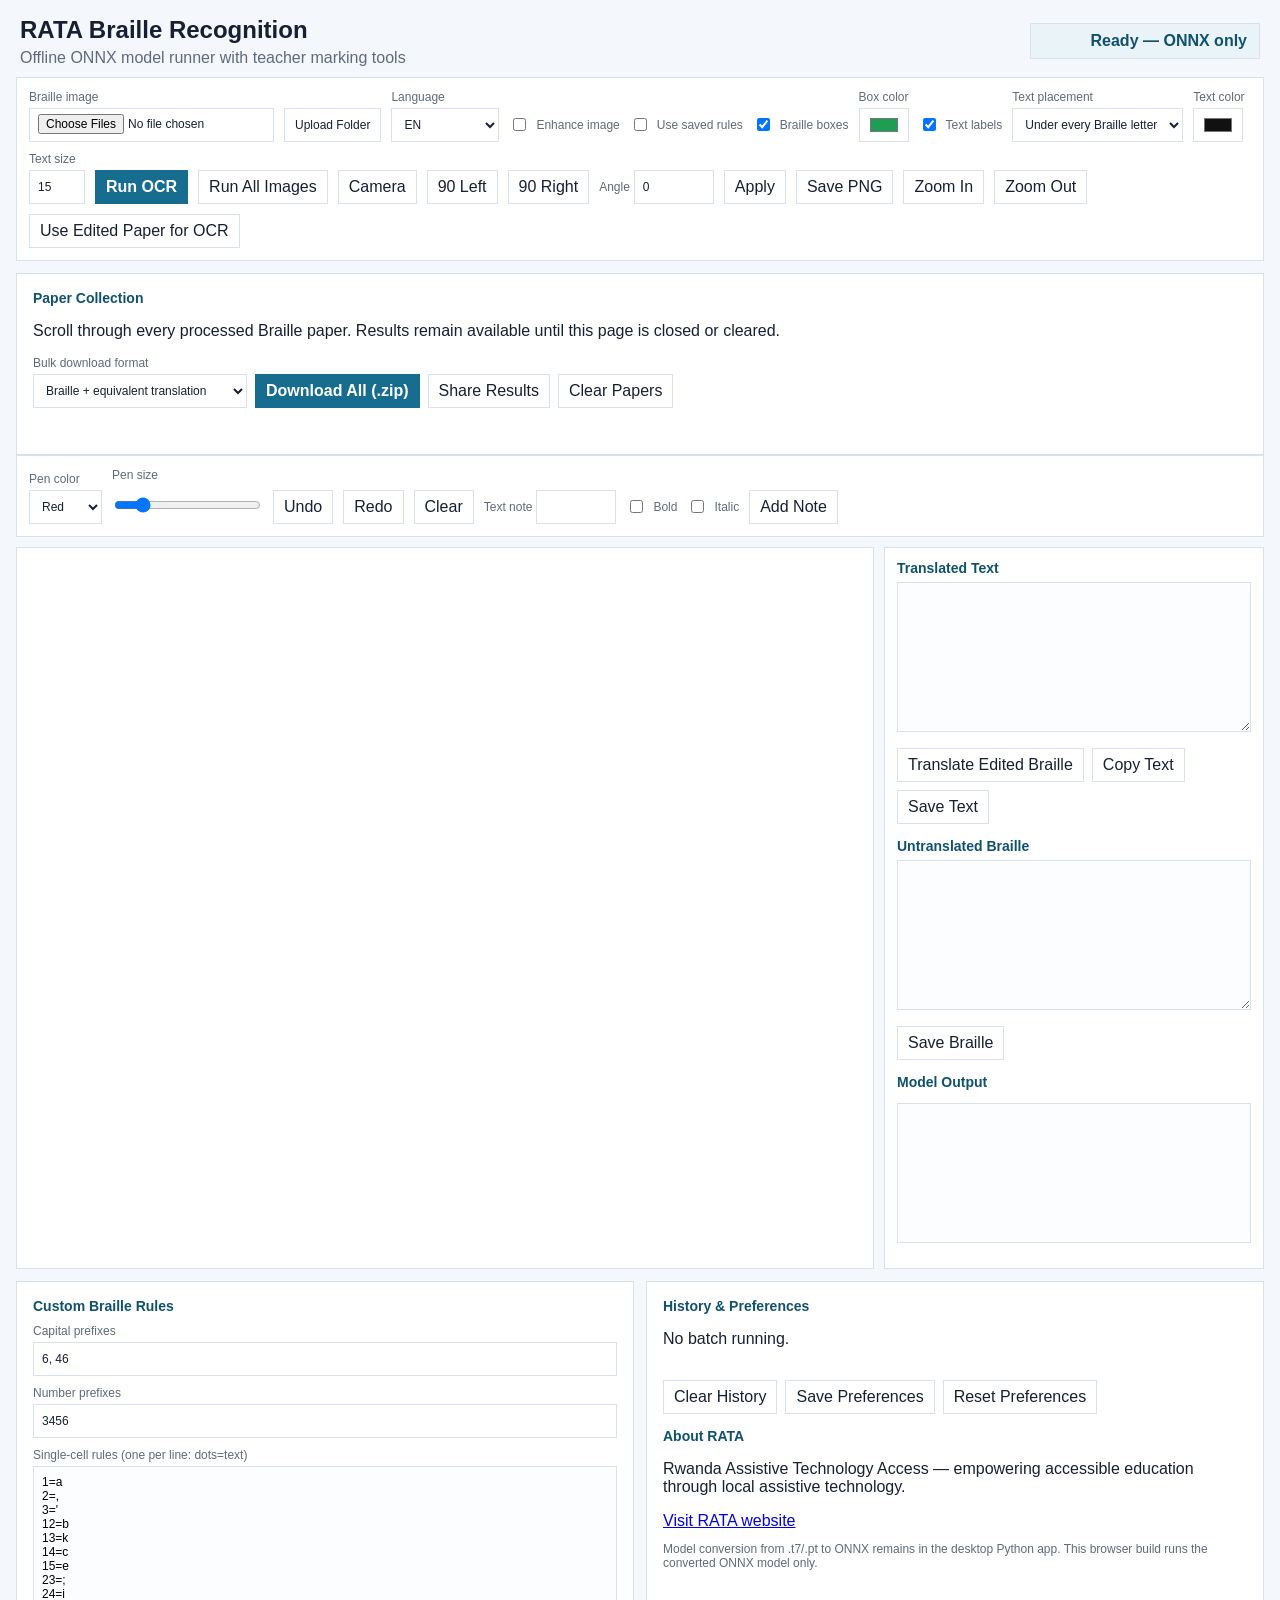
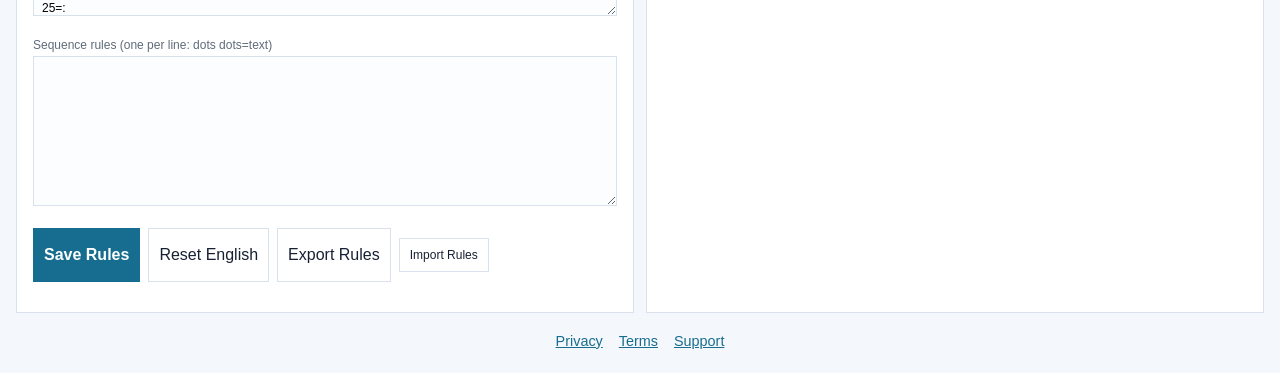
<file: index.html>
<!doctype html>
<html lang="en">
<head>
  <meta charset="utf-8">
  <meta name="viewport" content="width=device-width, initial-scale=1">
  <title>RATA Braille Recognition</title>
  <meta name="theme-color" content="#176d8f">
  <link rel="manifest" href="manifest.webmanifest">
  <link rel="stylesheet" href="styles.css">
  <script src="ort.min.js"></script>
</head>
<body>
  <header class="topbar">
    <div>
      <h1>RATA Braille Recognition</h1>
      <p>Offline ONNX model runner with teacher marking tools</p>
    </div>
    <div class="status" id="runtimeStatus">Ready — ONNX only</div>
  </header>

  <main class="workspace">
    <section class="controls" aria-label="Recognition controls">
      <label class="file-picker">
        <span>Braille image</span>
        <input id="fileInput" type="file" accept="image/*" multiple>
      </label>
      <label class="button-label">Upload Folder
        <input id="folderInput" type="file" accept="image/*" webkitdirectory directory multiple>
      </label>

      <label>
        <span>Language</span>
        <select id="languageSelect">
          <option>EN</option>
          <option>EN2</option>
          <option>Kinyarwanda</option>
          <option>French</option>
          <option>Chinese</option>
          <option>Spanish</option>
          <option>Portuguese</option>
          <option>Swahili</option>
          <option>Arabic</option>
          <option>RU</option>
          <option>DE</option>
          <option>GR</option>
          <option>LV</option>
          <option>PL</option>
          <option>UZ</option>
          <option>UZL</option>
        </select>
      </label>

      <label class="check"><input id="enhanceImage" type="checkbox"> Enhance image</label>
      <label class="check"><input id="useSavedRules" type="checkbox"> Use saved rules</label>
      <label class="check"><input id="showBoxes" type="checkbox" checked> Braille boxes</label>
      <label><span>Box color</span><input id="boxColor" type="color" value="#1f9d55"></label>
      <label class="check"><input id="showLabels" type="checkbox" checked> Text labels</label>
      <label><span>Text placement</span>
        <select id="labelPlacement">
          <option value="letter" selected>Under every Braille letter</option>
          <option value="line">Beginning of each line</option>
          <option value="word">Beginning of each word</option>
        </select>
      </label>
      <label><span>Text color</span><input id="labelColor" type="color" value="#111111"></label>
      <label><span>Text size</span><input id="labelSize" type="number" min="8" max="72" value="15"></label>
      <button id="runButton" class="primary" type="button">Run OCR</button>
      <button id="runBatch" type="button">Run All Images</button>
      <button id="openCamera" type="button">Camera</button>
      <button id="rotateLeft" type="button">90 Left</button>
      <button id="rotateRight" type="button">90 Right</button>
      <label class="inline">
        <span>Angle</span>
        <input id="angleInput" type="number" min="0" max="360" value="0">
      </label>
      <button id="rotateAngle" type="button">Apply</button>
      <button id="saveImage" type="button">Save PNG</button>
      <button id="zoomIn" type="button">Zoom In</button>
      <button id="zoomOut" type="button">Zoom Out</button>
      <button id="useEditedPaper" type="button">Use Edited Paper for OCR</button>
    </section>

    <section class="collection-panel">
      <div>
        <h2>Paper Collection</h2>
        <p>Scroll through every processed Braille paper. Results remain available until this page is closed or cleared.</p>
      </div>
      <div class="collection-actions">
        <label><span>Bulk download format</span>
          <select id="downloadFormat">
            <option value="combined">Braille + equivalent translation</option>
            <option value="text">Translated text only</option>
            <option value="all">Images + Braille + translated text</option>
          </select>
        </label>
        <button id="downloadAll" class="primary" type="button">Download All (.zip)</button>
        <button id="shareResults" type="button">Share Results</button>
        <button id="clearCollection" type="button">Clear Papers</button>
      </div>
      <div id="paperGallery" class="paper-gallery" aria-live="polite"></div>
    </section>

    <section class="marking" aria-label="Teacher marking tools">
      <label>
        <span>Pen color</span>
        <select id="penColor">
          <option value="#d7263d">Red</option>
          <option value="#176d8f">Blue</option>
          <option value="#f2c94c">Yellow</option>
          <option value="#111111">Black</option>
          <option value="#1f9d55">Green</option>
          <option value="#7c3aed">Purple</option>
        </select>
      </label>
      <label>
        <span>Pen size</span>
        <input id="penSize" type="range" min="1" max="48" value="6">
      </label>
      <button id="undoMark" type="button">Undo</button>
      <button id="redoMark" type="button">Redo</button>
      <button id="clearMarks" type="button">Clear</button>
      <label class="inline"><span>Text note</span><input id="noteText" type="text"></label>
      <label class="check"><input id="noteBold" type="checkbox"> Bold</label>
      <label class="check"><input id="noteItalic" type="checkbox"> Italic</label>
      <button id="addNote" type="button">Add Note</button>
    </section>

    <section class="main-grid">
      <div class="canvas-panel">
        <canvas id="paperCanvas" width="960" height="680" aria-label="Braille paper preview"></canvas>
      </div>
      <aside class="results">
        <h2>Translated Text</h2>
        <textarea id="translatedText" spellcheck="false"></textarea>
        <div class="result-actions">
          <button id="translateEdited" type="button">Translate Edited Braille</button>
          <button id="copyText" type="button">Copy Text</button>
          <button id="saveText" type="button">Save Text</button>
        </div>
        <h2>Untranslated Braille</h2>
        <textarea id="brailleText" spellcheck="false"></textarea>
        <div class="result-actions"><button id="saveBraille" type="button">Save Braille</button></div>
        <h2>Model Output</h2>
        <pre id="modelInfo"></pre>
      </aside>
    </section>

    <section class="feature-grid">
      <article class="feature-card">
        <h2>Custom Braille Rules</h2>
        <label><span>Capital prefixes</span><input id="capitalPrefixes" value="6, 46"></label>
        <label><span>Number prefixes</span><input id="numberPrefixes" value="3456"></label>
        <label><span>Single-cell rules (one per line: dots=text)</span><textarea id="singleRules"></textarea></label>
        <label><span>Sequence rules (one per line: dots dots=text)</span><textarea id="sequenceRules"></textarea></label>
        <div class="result-actions">
          <button id="saveRules" class="primary" type="button">Save Rules</button>
          <button id="resetRules" type="button">Reset English</button>
          <button id="exportRules" type="button">Export Rules</button>
          <label class="button-label">Import Rules<input id="importRules" type="file" accept=".json,application/json"></label>
        </div>
      </article>
      <article class="feature-card">
        <h2>History & Preferences</h2>
        <p id="batchStatus">No batch running.</p>
        <ol id="historyList"></ol>
        <div class="result-actions">
          <button id="clearHistory" type="button">Clear History</button>
          <button id="savePreferences" type="button">Save Preferences</button>
          <button id="resetPreferences" type="button">Reset Preferences</button>
        </div>
        <h2>About RATA</h2>
        <p>Rwanda Assistive Technology Access — empowering accessible education through local assistive technology.</p>
        <a href="https://www.rata.rw/" target="_blank" rel="noopener">Visit RATA website</a>
        <p class="small">Model conversion from .t7/.pt to ONNX remains in the desktop Python app. This browser build runs the converted ONNX model only.</p>
      </article>
    </section>

    <dialog id="cameraDialog">
      <h2>Camera Capture</h2>
      <video id="cameraVideo" autoplay playsinline></video>
      <div class="result-actions">
        <button id="captureCamera" class="primary" type="button">Capture</button>
        <button id="captureAndRun" type="button">Capture & Run OCR</button>
        <button id="closeCamera" type="button">Close</button>
      </div>
      <p>Keep the paper flat, fill the frame, avoid shadows, and hold the camera steady.</p>
    </dialog>

    <footer class="site-footer">
      <a href="privacy.html">Privacy</a>
      <a href="terms.html">Terms</a>
      <a href="support.html">Support</a>
    </footer>
  </main>

  <script src="app.js"></script>
</body>
</html>
</file>
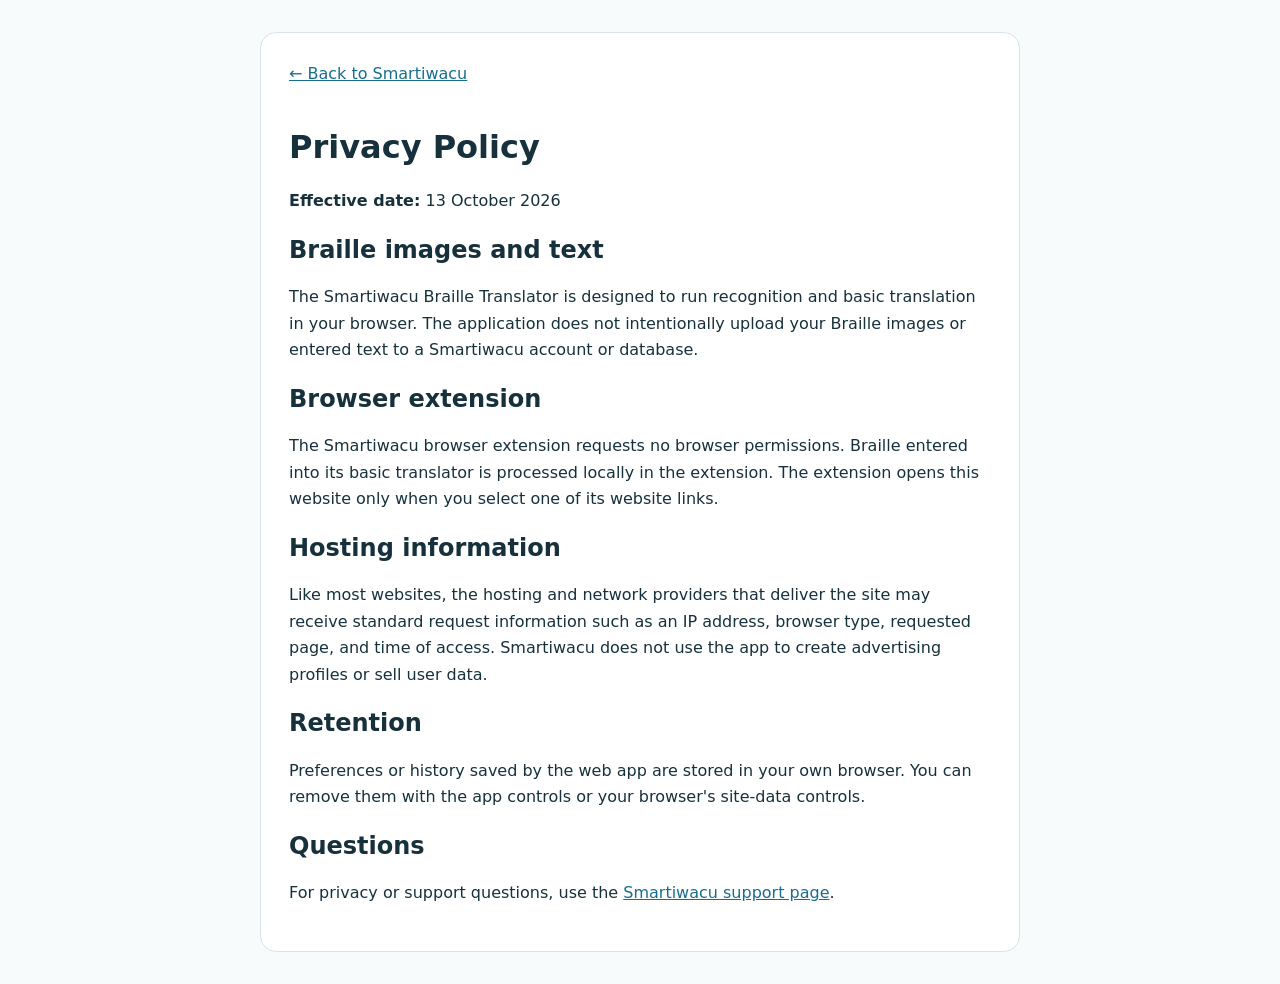
<file: privacy.html>
<!doctype html>
<html lang="en">
<head>
  <meta charset="utf-8">
  <meta name="viewport" content="width=device-width, initial-scale=1">
  <title>Privacy Policy — Smartiwacu Braille Translator</title>
  <style>
    body{max-width:760px;margin:0 auto;padding:32px 20px;font:16px/1.65 system-ui,sans-serif;color:#17313c;background:#f7fbfc}main{background:white;padding:28px;border:1px solid #d4e4ea;border-radius:16px}h1,h2{line-height:1.25}a{color:#176d8f}.back{display:inline-block;margin-bottom:18px}
  </style>
</head>
<body>
  <main>
    <a class="back" href="./">← Back to Smartiwacu</a>
    <h1>Privacy Policy</h1>
    <p><strong>Effective date:</strong> 13 October 2026</p>
    <h2>Braille images and text</h2>
    <p>The Smartiwacu Braille Translator is designed to run recognition and basic translation in your browser. The application does not intentionally upload your Braille images or entered text to a Smartiwacu account or database.</p>
    <h2>Browser extension</h2>
    <p>The Smartiwacu browser extension requests no browser permissions. Braille entered into its basic translator is processed locally in the extension. The extension opens this website only when you select one of its website links.</p>
    <h2>Hosting information</h2>
    <p>Like most websites, the hosting and network providers that deliver the site may receive standard request information such as an IP address, browser type, requested page, and time of access. Smartiwacu does not use the app to create advertising profiles or sell user data.</p>
    <h2>Retention</h2>
    <p>Preferences or history saved by the web app are stored in your own browser. You can remove them with the app controls or your browser's site-data controls.</p>
    <h2>Questions</h2>
    <p>For privacy or support questions, use the <a href="support.html">Smartiwacu support page</a>.</p>
  </main>
</body>
</html>
</file>
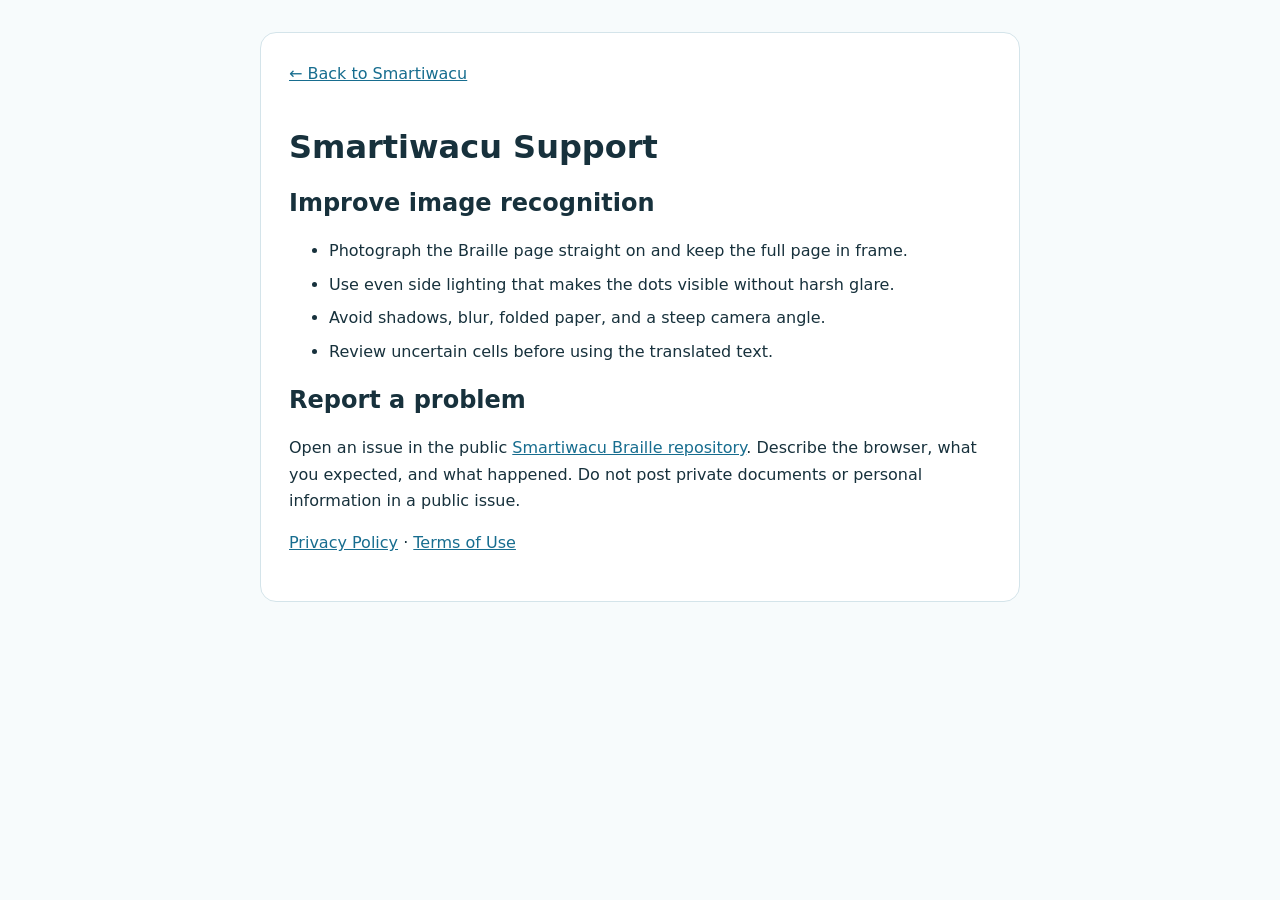
<file: support.html>
<!doctype html>
<html lang="en">
<head>
  <meta charset="utf-8">
  <meta name="viewport" content="width=device-width, initial-scale=1">
  <title>Support — Smartiwacu Braille Translator</title>
  <style>
    body{max-width:760px;margin:0 auto;padding:32px 20px;font:16px/1.65 system-ui,sans-serif;color:#17313c;background:#f7fbfc}main{background:white;padding:28px;border:1px solid #d4e4ea;border-radius:16px}h1,h2{line-height:1.25}a{color:#176d8f}.back{display:inline-block;margin-bottom:18px}li{margin:.45rem 0}
  </style>
</head>
<body>
  <main>
    <a class="back" href="./">← Back to Smartiwacu</a>
    <h1>Smartiwacu Support</h1>
    <h2>Improve image recognition</h2>
    <ul>
      <li>Photograph the Braille page straight on and keep the full page in frame.</li>
      <li>Use even side lighting that makes the dots visible without harsh glare.</li>
      <li>Avoid shadows, blur, folded paper, and a steep camera angle.</li>
      <li>Review uncertain cells before using the translated text.</li>
    </ul>
    <h2>Report a problem</h2>
    <p>Open an issue in the public <a href="https://github.com/visionguardai/smartiwacu-braille/issues" target="_blank" rel="noopener">Smartiwacu Braille repository</a>. Describe the browser, what you expected, and what happened. Do not post private documents or personal information in a public issue.</p>
    <p><a href="privacy.html">Privacy Policy</a> · <a href="terms.html">Terms of Use</a></p>
  </main>
</body>
</html>
</file>
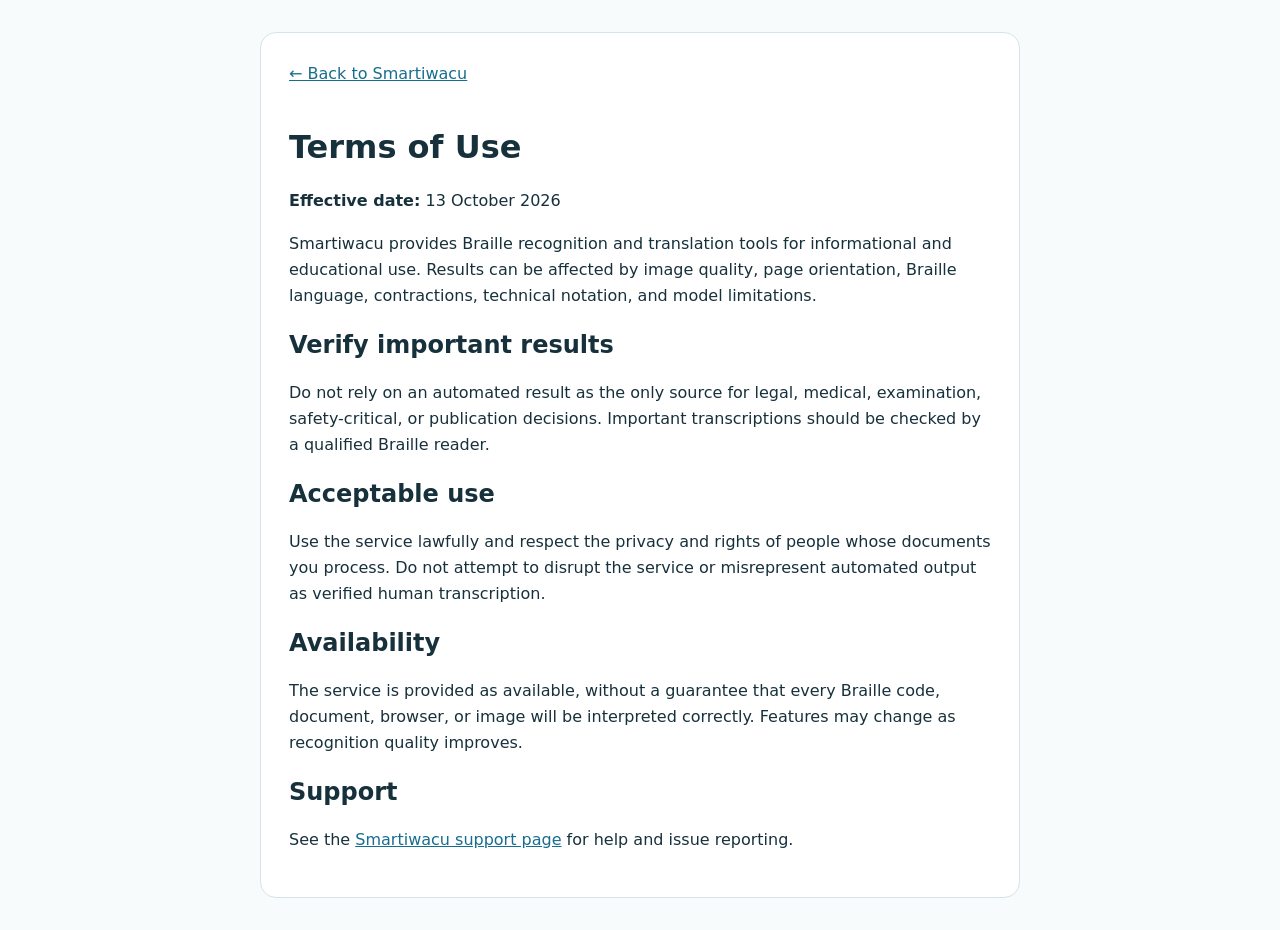
<file: terms.html>
<!doctype html>
<html lang="en">
<head>
  <meta charset="utf-8">
  <meta name="viewport" content="width=device-width, initial-scale=1">
  <title>Terms of Use — Smartiwacu Braille Translator</title>
  <style>
    body{max-width:760px;margin:0 auto;padding:32px 20px;font:16px/1.65 system-ui,sans-serif;color:#17313c;background:#f7fbfc}main{background:white;padding:28px;border:1px solid #d4e4ea;border-radius:16px}h1,h2{line-height:1.25}a{color:#176d8f}.back{display:inline-block;margin-bottom:18px}
  </style>
</head>
<body>
  <main>
    <a class="back" href="./">← Back to Smartiwacu</a>
    <h1>Terms of Use</h1>
    <p><strong>Effective date:</strong> 13 October 2026</p>
    <p>Smartiwacu provides Braille recognition and translation tools for informational and educational use. Results can be affected by image quality, page orientation, Braille language, contractions, technical notation, and model limitations.</p>
    <h2>Verify important results</h2>
    <p>Do not rely on an automated result as the only source for legal, medical, examination, safety-critical, or publication decisions. Important transcriptions should be checked by a qualified Braille reader.</p>
    <h2>Acceptable use</h2>
    <p>Use the service lawfully and respect the privacy and rights of people whose documents you process. Do not attempt to disrupt the service or misrepresent automated output as verified human transcription.</p>
    <h2>Availability</h2>
    <p>The service is provided as available, without a guarantee that every Braille code, document, browser, or image will be interpreted correctly. Features may change as recognition quality improves.</p>
    <h2>Support</h2>
    <p>See the <a href="support.html">Smartiwacu support page</a> for help and issue reporting.</p>
  </main>
</body>
</html>
</file>
<file: styles.css>
:root {
  color-scheme: light;
  --bg: #f4f7fb;
  --panel: #ffffff;
  --ink: #172033;
  --muted: #5f6b7a;
  --accent: #176d8f;
  --line: #d9e2ec;
  --soft: #eaf3f7;
}

.site-footer {
  display: flex;
  justify-content: center;
  gap: 1rem;
  padding: 1.25rem 0 0.5rem;
  font-size: 0.9rem;
}

.site-footer a {
  color: #176d8f;
}

* {
  box-sizing: border-box;
}

body {
  margin: 0;
  font-family: "Segoe UI", Arial, sans-serif;
  background: var(--bg);
  color: var(--ink);
}

.topbar {
  display: flex;
  align-items: center;
  justify-content: space-between;
  gap: 16px;
  padding: 16px 20px 10px;
}

h1 {
  margin: 0;
  font-size: 24px;
  line-height: 1.2;
}

.topbar p {
  margin: 4px 0 0;
  color: var(--muted);
}

.status {
  min-width: 230px;
  padding: 8px 12px;
  border: 1px solid var(--line);
  background: var(--soft);
  color: #0f526d;
  font-weight: 700;
  text-align: right;
}

.workspace {
  padding: 0 16px 16px;
}

.controls,
.marking {
  display: flex;
  align-items: end;
  gap: 10px;
  flex-wrap: wrap;
  padding: 12px;
  margin-bottom: 10px;
  background: var(--panel);
  border: 1px solid var(--line);
}

label {
  display: grid;
  gap: 4px;
  color: var(--muted);
  font-size: 12px;
}

label.inline {
  grid-template-columns: auto 80px;
  align-items: center;
}

input,
select,
button,
textarea {
  font: inherit;
}

input,
select {
  min-height: 34px;
  border: 1px solid var(--line);
  background: #fff;
  color: var(--ink);
  padding: 5px 8px;
}

button {
  min-height: 34px;
  border: 1px solid var(--line);
  background: #fff;
  color: var(--ink);
  padding: 6px 10px;
  cursor: pointer;
}

button.primary {
  background: var(--accent);
  color: #fff;
  border-color: var(--accent);
  font-weight: 700;
}

.main-grid {
  display: grid;
  grid-template-columns: minmax(0, 1fr) 380px;
  gap: 10px;
}

.canvas-panel,
.results {
  background: var(--panel);
  border: 1px solid var(--line);
  min-height: 70vh;
}

.canvas-panel {
  overflow: auto;
}

canvas {
  display: block;
  background: #fff;
}

.results {
  padding: 12px;
}

h2 {
  margin: 0 0 6px;
  font-size: 14px;
  color: #0f526d;
}

textarea {
  width: 100%;
  height: 150px;
  margin-bottom: 12px;
  resize: vertical;
  border: 1px solid var(--line);
  padding: 8px;
  background: #fbfdff;
}

pre {
  min-height: 140px;
  max-height: 280px;
  overflow: auto;
  border: 1px solid var(--line);
  background: #fbfdff;
  padding: 8px;
  white-space: pre-wrap;
}

.check {
  display: flex;
  align-items: center;
  gap: 7px;
  min-height: 34px;
}

.check input {
  min-height: auto;
}

.result-actions {
  display: flex;
  flex-wrap: wrap;
  gap: 8px;
  margin: 0 0 14px;
}

.feature-grid {
  display: grid;
  grid-template-columns: repeat(2, minmax(0, 1fr));
  gap: 12px;
  margin-top: 12px;
}

.collection-panel {
  margin-top: 12px;
  padding: 16px;
  background: var(--panel);
  border: 1px solid var(--line);
}

.collection-actions {
  display: flex;
  flex-wrap: wrap;
  align-items: end;
  gap: 8px;
  margin: 12px 0;
}

.paper-gallery {
  display: grid;
  grid-auto-flow: column;
  grid-auto-columns: minmax(240px, 320px);
  gap: 12px;
  overflow-x: auto;
  padding: 4px 2px 14px;
  scroll-snap-type: x proximity;
}

.paper-card {
  scroll-snap-align: start;
  border: 1px solid var(--line);
  background: #fbfdff;
  padding: 10px;
}

.paper-card img {
  display: block;
  width: 100%;
  height: 220px;
  object-fit: contain;
  background: #fff;
}

.paper-card textarea {
  height: 90px;
}

.feature-card {
  background: var(--panel);
  border: 1px solid var(--line);
  padding: 16px;
}

.feature-card label {
  margin: 10px 0;
}

.feature-card input,
.feature-card textarea {
  width: 100%;
}

.feature-card textarea {
  min-height: 120px;
}

.button-label {
  display: inline-flex;
  align-items: center;
  min-height: 34px;
  padding: 6px 10px;
  border: 1px solid var(--line);
  color: var(--ink);
  cursor: pointer;
}

.button-label input {
  display: none;
}

#historyList {
  max-height: 260px;
  overflow: auto;
  padding-left: 24px;
}

.small {
  color: var(--muted);
  font-size: 12px;
}

dialog {
  width: min(760px, 92vw);
  border: 0;
  padding: 20px;
  box-shadow: 0 20px 80px #0005;
}

dialog::backdrop {
  background: #102e3588;
}

#cameraVideo {
  width: 100%;
  max-height: 65vh;
  background: #111;
}

@media (max-width: 920px) {
  .topbar {
    display: block;
  }

  .status {
    margin-top: 10px;
    text-align: left;
  }

  .main-grid {
    grid-template-columns: 1fr;
  }

  .feature-grid {
    grid-template-columns: 1fr;
  }
}
</file>
